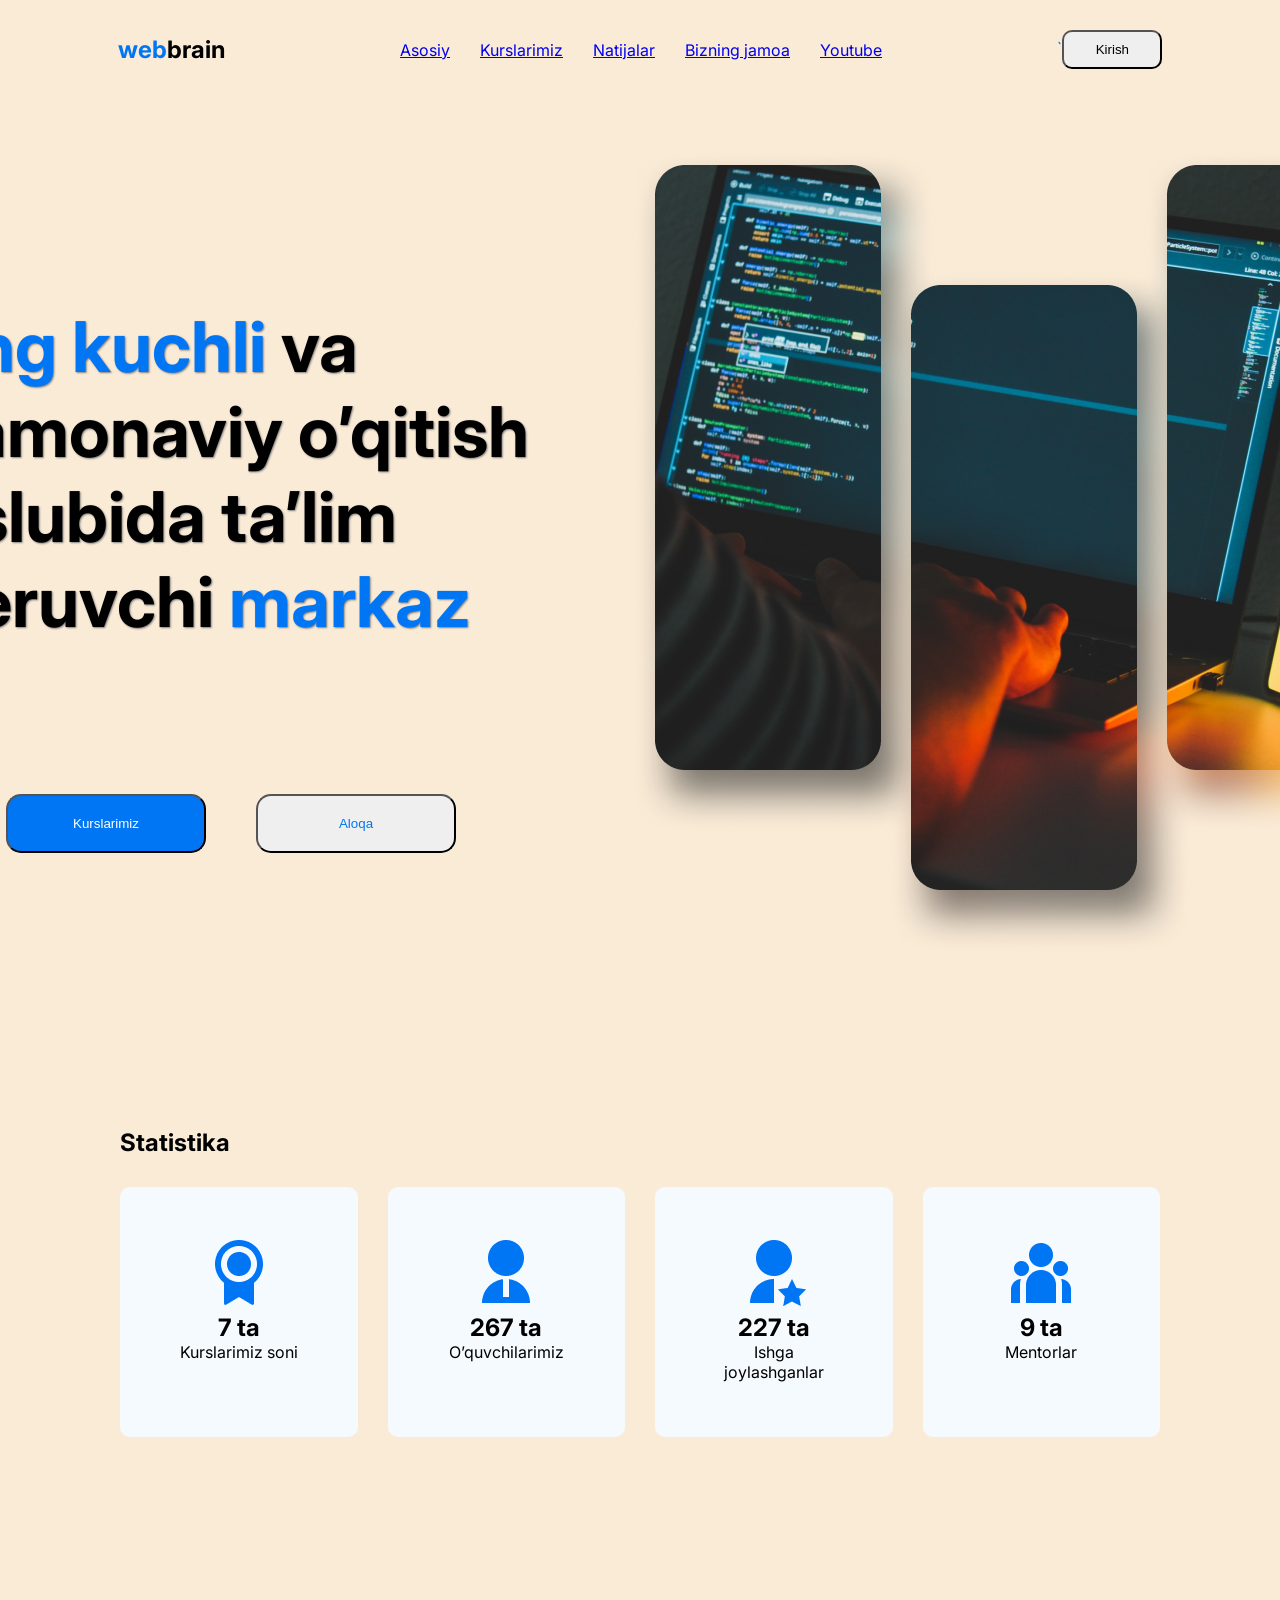
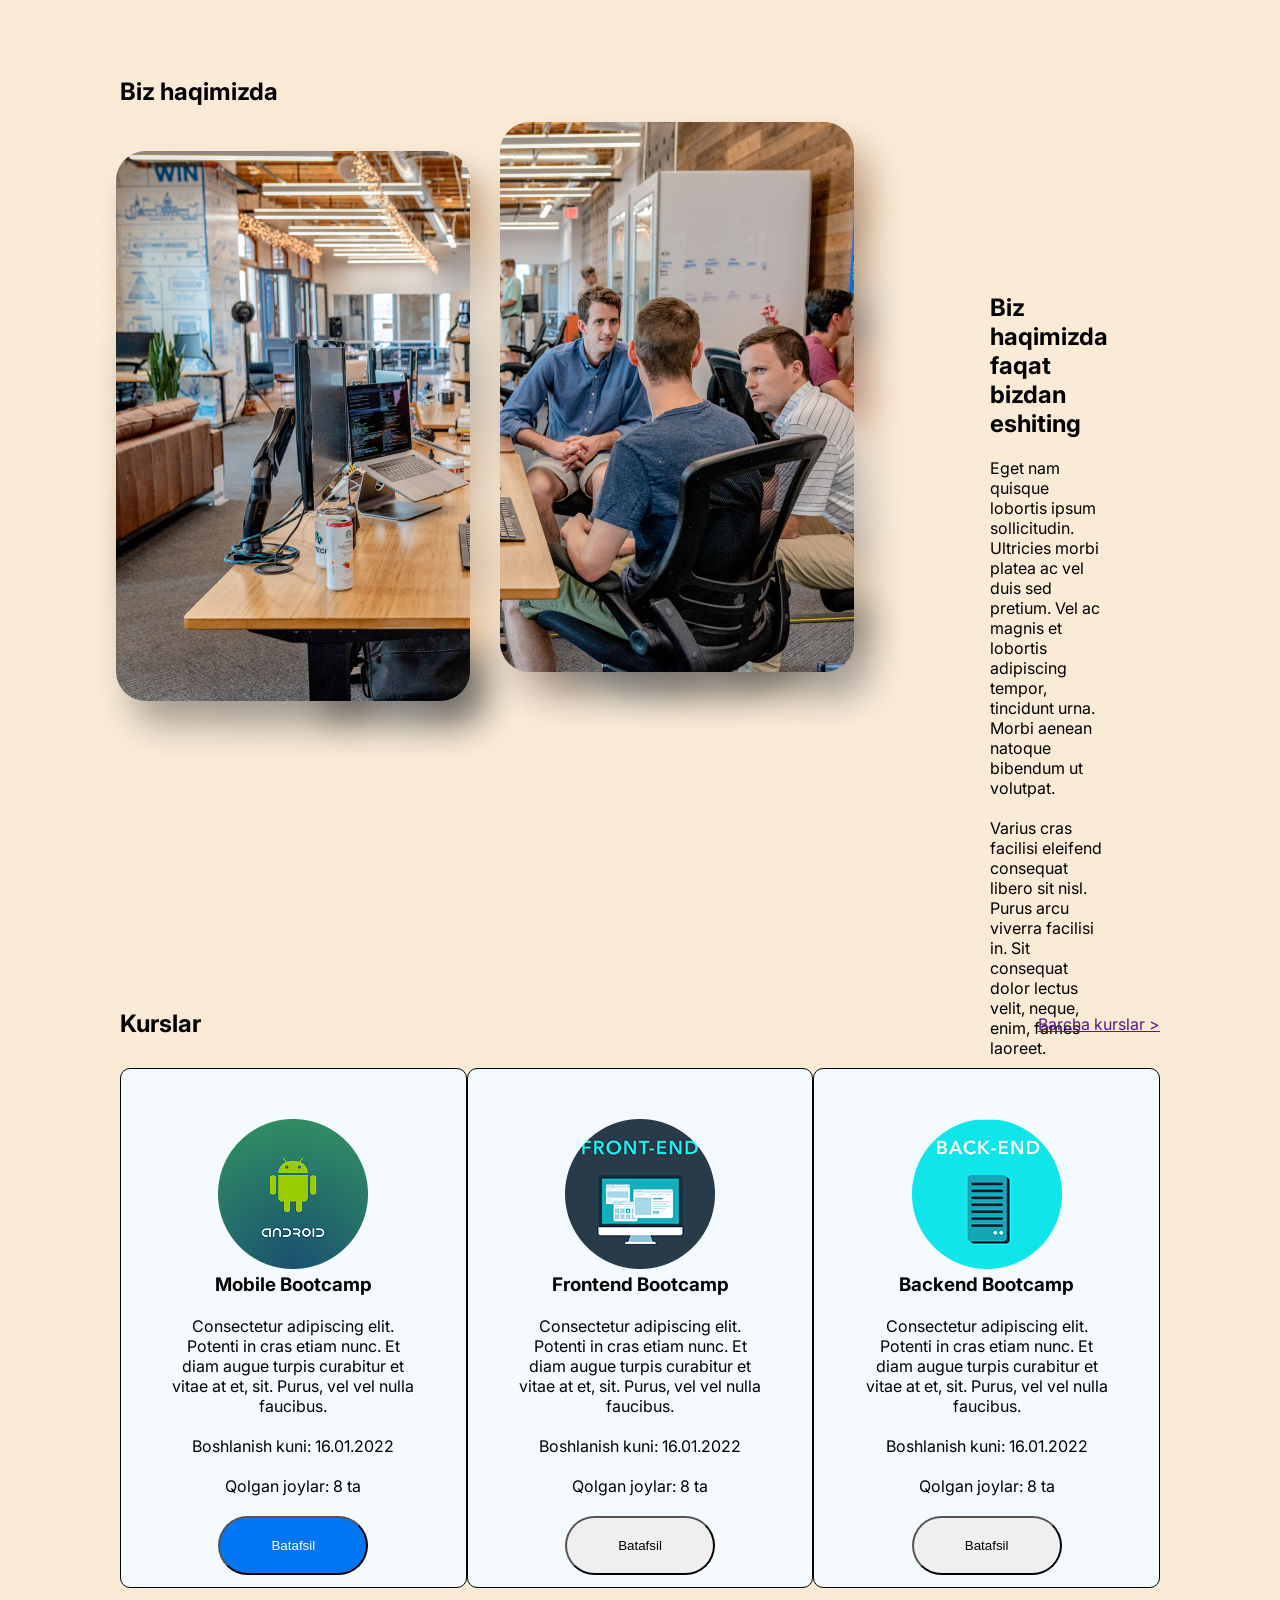
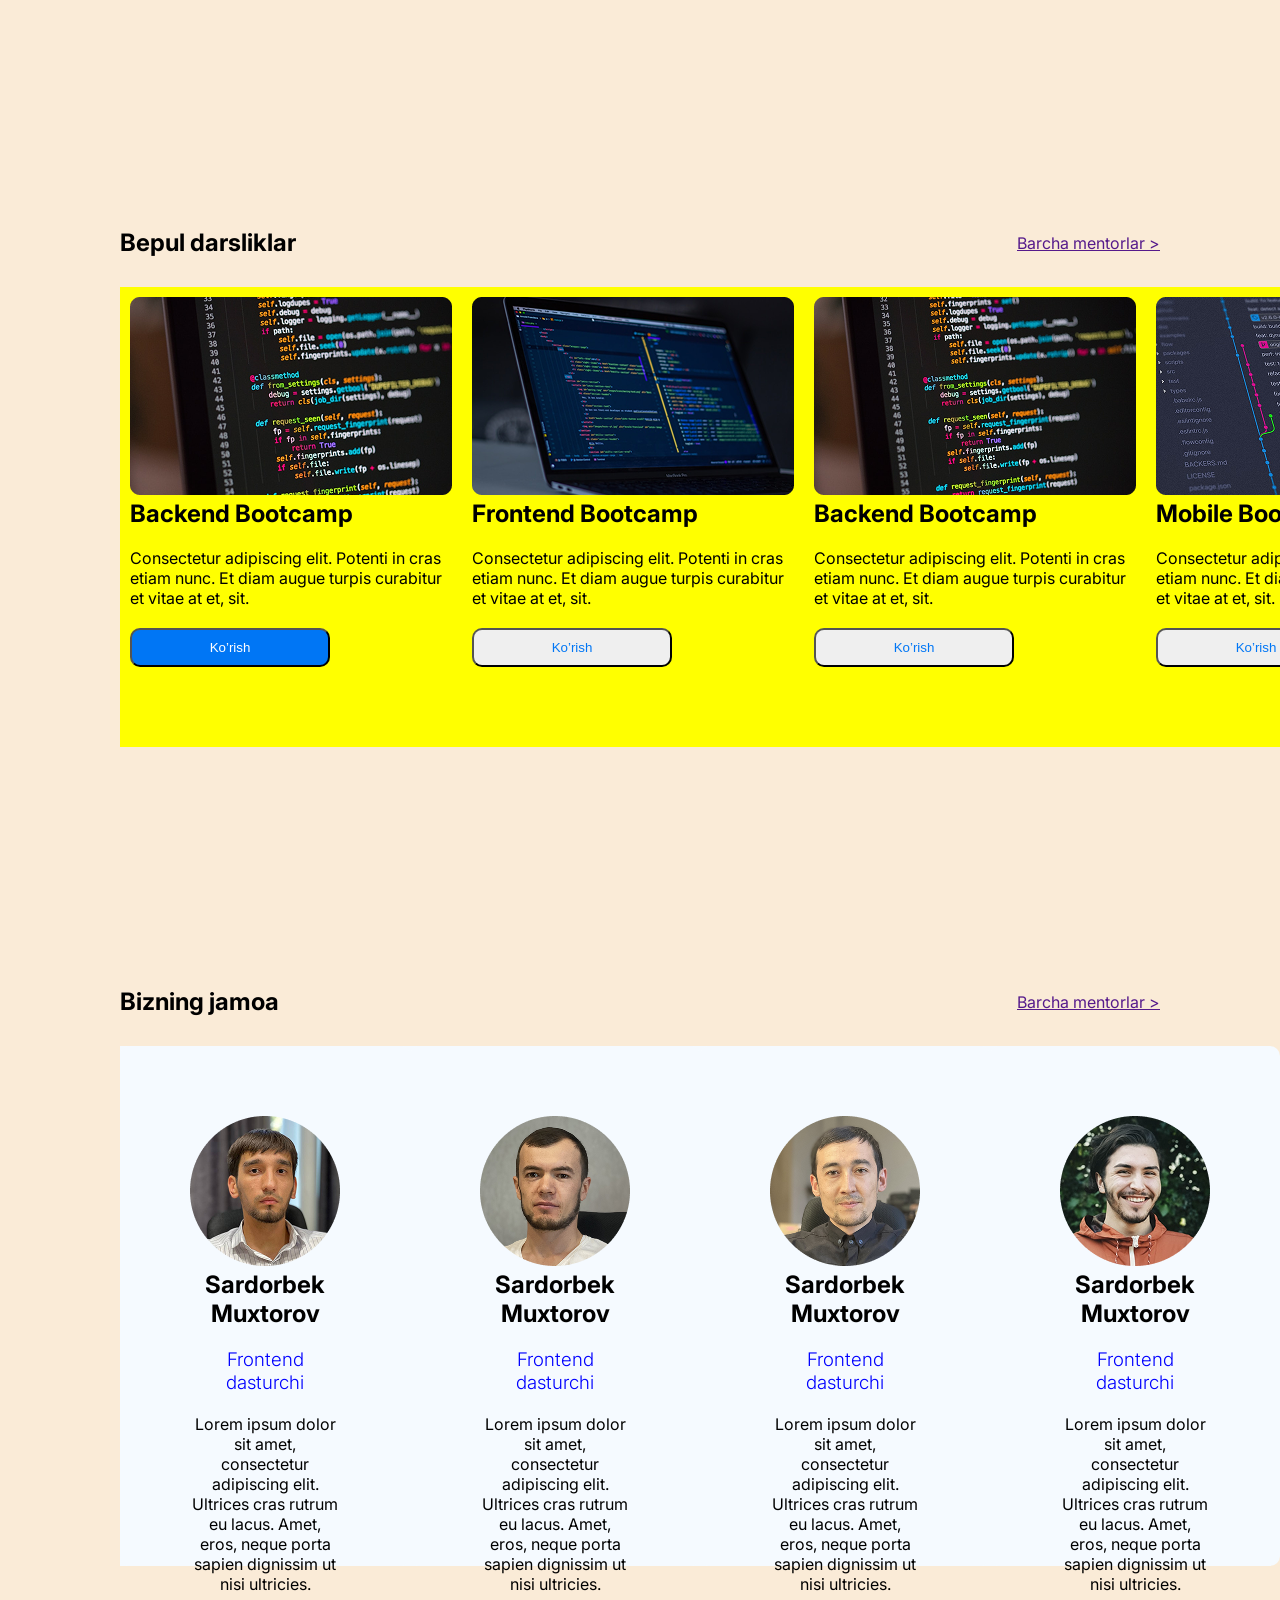
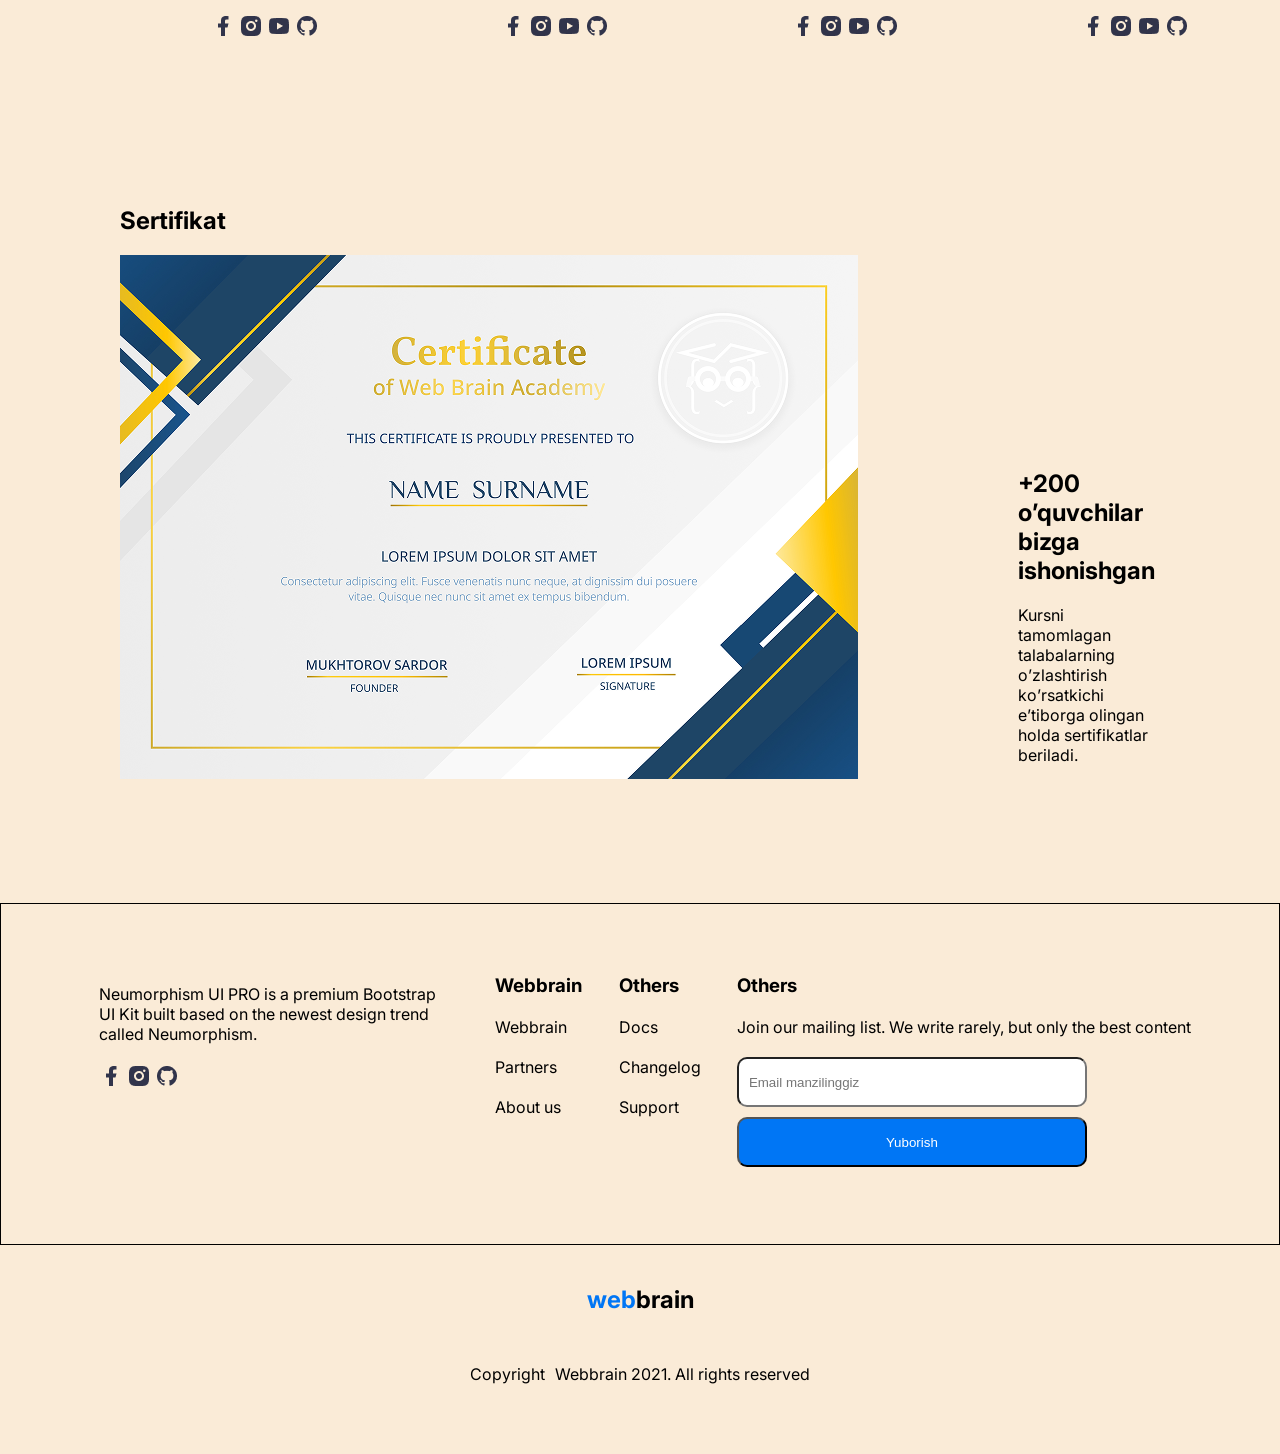
<file: index/index.html>
<!DOCTYPE html>
<html lang="en">
<head>
    <meta charset="UTF-8">
    <meta name="viewport" content="width=device-width, initial-scale=1.0">
    <title>Document</title>
    <link rel="stylesheet" href="./style.css">
</head>
<body>
    <div class="container">
      <header>
        <nav>
         <h2> <span>web</span>brain</h2>
         <div class="contyainer_nav">
            <a href="#">Asosiy</a>
            <a href="#">Kurslarimiz</a>
            <a href="#">Natijalar</a>
            <a href="#">Bizning jamoa</a>
            <a href="#">Youtube</a>
         </div>
        <span>`<button class="nav_button">Kirish</button></span>
        </nav>
     </header>
     <main>
        <div class="main_hero">
            <div class="main_hero_left">
                    <h1><span>Eng kuchli </span>  va zamonaviy o’qitish
                     uslubida ta’lim beruvchi <span>markaz</span> </h1>
                     <div class="main_hero_left_buttons">
                        <button class="button_sign">Kurslarimiz</button>
                        <button class="button_call">Aloqa</button>
                     </div>
                    
            </div>
            <div class="main_hero_right">
                <img src="../images/phones.png" alt="">
            </div>
        </div>
     </main>
     <section class="Statistika">
        <h2>Statistika</h2>
        <div class="Statistika_cards">
            <div class="card1">
                <img src="../icon/icon1.png" alt="">
                <h2>7 ta</h2>
                <p>Kurslarimiz soni</p>
            </div>
            <div class="card1">
                <img src="../icon/icon2.png" alt="">
                <h2>267 ta</h2>
                <p>O’quvchilarimiz</p>
            </div>
            <div class="card1">
                <img src="../icon/icon3.png" alt="">
                <h2>227 ta</h2>
                <p>Ishga joylashganlar</p>
            </div>
            <div class="card1">
                <img src="../icon/icon4.png" alt="">
                <h2>9 ta</h2>
                <p>Mentorlar</p>
            </div>
        </div>
     </section>
     <section class="about">
         <h2>Biz haqimizda</h2>
        <div class="about_div">
           
            <div class="about_div_img">
                <img src="../images/ofice.png" alt="">
            </div>
            <div class="about_div_text">
                <h2>Biz haqimizda faqat bizdan eshiting </h2><br>
                <p>Eget nam quisque lobortis ipsum sollicitudin. Ultricies morbi platea ac vel duis sed pretium. Vel ac magnis et lobortis adipiscing tempor, tincidunt urna. Morbi aenean natoque bibendum ut volutpat.</p><br>
                <p>Varius cras facilisi eleifend consequat libero sit nisl. Purus arcu viverra facilisi in. Sit consequat dolor lectus velit, neque, enim, fames laoreet.</p>
            </div>
        </div>
     </section>
     <section class="course">
        <div class="course_nav">
            <h2>Kurslar</h2>
            <a href="">Barcha kurslar ></a>
        </div>
        <div class="course_cards">
            <div class="course_cards_1">
                <img src="../icon/course1.png" alt=""><br>
                <h3>Mobile Bootcamp</h3><br>
                <p>Consectetur adipiscing elit. Potenti in cras etiam nunc. Et diam augue turpis curabitur et vitae at et, sit. Purus, vel vel nulla faucibus.</p><br>
                <p>Boshlanish kuni: 16.01.2022</p><br>
                <p>Qolgan joylar: 8 ta</p><br>
                <button class="course_button first">Batafsil</button>
            </div>
            <div class="course_cards_1">
                <img src="../icon/course2.png" alt=""><br>
                <h3>Frontend Bootcamp</h3><br>
                <p>Consectetur adipiscing elit. Potenti in cras etiam nunc. Et diam augue turpis curabitur et vitae at et, sit. Purus, vel vel nulla faucibus.</p><br>
                <p>Boshlanish kuni: 16.01.2022</p><br>
                <p>Qolgan joylar: 8 ta</p><br>
                <button class="course_button ">Batafsil</button>
            </div>
            <div class="course_cards_1">
                <img src="../icon/course3.png" alt=""><br>
                <h3>Backend Bootcamp</h3><br>
                <p>Consectetur adipiscing elit. Potenti in cras etiam nunc. Et diam augue turpis curabitur et vitae at et, sit. Purus, vel vel nulla faucibus.</p><br>
                <p>Boshlanish kuni: 16.01.2022</p><br>
                <p>Qolgan joylar: 8 ta</p><br>
                <button class="course_button">Batafsil</button>
            </div>
        </div>
     </section>
     <section class="free">
        <div class="free_nav">
              <h2>Bepul darsliklar</h2>
              <a href="">Barcha mentorlar ></a>
        </div>
        <div class="free_card_divs">
            <div class="free_card">
            <img src="../images/free1.png" alt=""><br>
            <h2>Backend Bootcamp</h2><br>
            <p>Consectetur adipiscing elit. Potenti in cras etiam nunc. Et diam augue turpis curabitur et vitae at et, sit.</p><br>
            <button class="free_button freebutton">Ko’rish</button>
        </div>
        <div class="free_card">
            <img src="../images/free2.png" alt=""><br>
            <h2>Frontend Bootcamp</h2><br>
            <p>Consectetur adipiscing elit. Potenti in cras etiam nunc. Et diam augue turpis curabitur et vitae at et, sit.</p><br>
            <button class="free_button">Ko’rish</button>
        </div>
        <div class="free_card">
            <img src="../images/free3.png" alt=""><br>
            <h2>Backend Bootcamp</h2><br>
            <p>Consectetur adipiscing elit. Potenti in cras etiam nunc. Et diam augue turpis curabitur et vitae at et, sit.</p><br>
            <button class="free_button">Ko’rish</button>
        </div>
        <div class="free_card">
            <img src="../images/free4.png" alt=""><br>
            <h2>Mobile Bootcamp </h2><br>
            <p>Consectetur adipiscing elit. Potenti in cras etiam nunc. Et diam augue turpis curabitur et vitae at et, sit.</p><br>
            <button class="free_button">Ko’rish</button>
        </div>
        </div>
        
     </section>
     <section class="team">
        <div class="our_team">
            <div class="our_team_nav">
                <h2>Bizning jamoa</h2>
                <a href="">Barcha mentorlar ></a>
            </div>
        </div>
        <div class="our_team_card_hol">
            <div class="our_team_card">
               <img src="../images/foto1.png" alt=""><br>
               <h2>Sardorbek Muxtorov</h2><br>
               <h3>Frontend dasturchi</h3><br>
               <p>Lorem ipsum dolor sit amet, consectetur adipiscing elit. Ultrices cras rutrum eu lacus. Amet, eros, neque porta sapien dignissim ut nisi   ultricies.</p><br>
            
              <div class="icons">
                <img src="../icon/facebook.png" alt="">
                <img src="../icon/instagram.png" alt="">
                <img src="../icon/youtube.png" alt="">
                <img src="../icon/github.png" alt="">
              </div>
            </div>
            <div class="our_team_card">
                <img src="../images/foto2.png" alt=""><br>
                <h2>Sardorbek Muxtorov</h2><br>
                <h3>Frontend dasturchi</h3><br>
                <p>Lorem ipsum dolor sit amet, consectetur adipiscing elit. Ultrices cras rutrum eu lacus. Amet, eros, neque porta sapien dignissim ut nisi ultricies.</p><br>
                <div class="icons">
                   <img src="../icon/facebook.png" alt="">
                   <img src="../icon/instagram.png" alt="">
                   <img src="../icon/youtube.png" alt="">
                   <img src="../icon/github.png" alt="">
                </div>
            </div>
            <div class="our_team_card">
                <img src="../images/foto3.png" alt=""><br>
                <h2>Sardorbek Muxtorov</h2><br>
                <h3>Frontend dasturchi</h3><br>
                <p>Lorem ipsum dolor sit amet, consectetur adipiscing elit. Ultrices cras rutrum eu lacus. Amet, eros, neque porta sapien dignissim ut nisi ultricies.</p><br>
                <div class="icons">
                   <img src="../icon/facebook.png" alt="">
                   <img src="../icon/instagram.png" alt="">
                   <img src="../icon/youtube.png" alt="">
                   <img src="../icon/github.png" alt="">
                </div>
            </div>
            <div class="our_team_card">
                <img src="../images/foto4.png" alt=""><br>
                <h2>Sardorbek Muxtorov</h2><br>
                <h3>Frontend dasturchi</h3><br>
                <p>Lorem ipsum dolor sit amet, consectetur adipiscing elit. Ultrices cras rutrum eu lacus. Amet, eros, neque porta sapien dignissim ut nisi ultricies.</p><br>
                <div class="icons">
                   <img src="../icon/facebook.png" alt="">
                   <img src="../icon/instagram.png" alt="">
                   <img src="../icon/youtube.png" alt="">
                   <img src="../icon/github.png" alt="">
                </div>
             </div>
        </div>
        
     </section>
     <section class="Certificate">
        <h2>Sertifikat</h2>
        <div class="Certificate_divs">
            <div class="Certificate_left">
                <img src="../images/sertifikat.png" alt="">
            </div>
            <div class="Certificate_right">
                <h2>+200 o’quvchilar bizga ishonishgan</h2><br>
                <p>Kursni tamomlagan talabalarning o’zlashtirish ko’rsatkichi e’tiborga olingan holda sertifikatlar beriladi.</p>
            </div>
        </div>
     </section>
     <section class="Webbrain">
        <div class="Webbrain_div">
            <div class="PRO">
                <p>Neumorphism UI PRO is a premium Bootstrap UI Kit built based on the newest design trend called Neumorphism.</p><br>
                <div class="PRO_icons">
                    <img src="../icon/facebook.png" alt="">
                    <img src="../icon/instagram.png" alt="">
                    <img src="../icon/github.png" alt="">
                </div>
            </div>
            <div class="Webbrain2">
                <h3>Webbrain</h3><br>
                <p>Webbrain</p><br>
                <p>Partners</p><br>
                <p>About us</p>
            </div>
            <div class="Others">
                <h3>Others</h3><br>
                <p>Docs</p><br>
                <p>Changelog</p><br>
                <p>Support</p>
            </div>
            <div class="join">
                <h3>Others</h3><br>
                <p>Join our mailing list. We write rarely, but only the best content</p><br>
                <label for="">
                    <input type="text" name="" placeholder="Email manzilinggiz" id="">
                </label><br>
                <button class="join_button">Yuborish</button>
            </div>
        </div>
     </section>
     <footer>
        <div class="footer_webbrain">
            <h2><span>web</span>brain</h2><br>
            <div class="Copyright">
                <p>Copyright </p>
                <p>Webbrain 2021. All rights reserved</p>
            </div>
            
        </div>
     </footer>
    </div>
   

</body>
</html>
</file>
<file: index/style.css>
@import url(https://fonts.googleapis.com/css2?family=Inter:wght@100;200;300;400;500;600;800;900&display=swap);
* {
    margin: 0;
    padding: 0;
    box-sizing: border-box;
    
    body {
      font-family: 'Inter', sans-serif;
    };
}
.container {
    max-width: 100%;
    background-color:antiquewhite;
    
}
nav{
    display: flex;
    justify-content: space-around;
    align-items: center;
    padding: 30px;
}
.contyainer_nav {
    display: flex;
    gap: 30px;
}
span {
    color: #0076F5;
}
.nav_button {
    padding: 10px;
    border-radius: 10px;
    width: 100px;

}
.main_hero{
    display: flex;
    justify-content: center;
    align-items: center;
    padding: 50px;
}
h1{
    width: 800px;
    font-size: 70px;
    font-weight: Fira Code;
    padding: 100px;
    text-shadow: 1px 1px 2px gray;
}
.main_hero_left_buttons > button{
    
    padding: 20px;
    border-radius: 15px;
}
.button_sign{
    background-color: #0076F5;
    color: white;
    width: 200px;
}
.button_call {
    color: #0076F5;
    width: 200px;
}
.main_hero_left_buttons{
    display: flex;
    justify-content: center;
    align-items: center;
    gap: 50px;
    padding: 50px;
}
.Statistika_cards {
    display: flex;
    justify-content: center;
    align-items: center;
    gap: 30px;
   
}
.Statistika > h2 {
    margin-bottom: 30px;
    
}
.card1,.card2,.card3,.card4{
    text-align: center;
    padding: 50px;
    background-color: #F5FAFF;
    width: 350px;
    height: 250px;
    border-radius:10px;
}
.about_div {
    display: flex;
    justify-content: center;
    align-items: center;
}
.about_div_text {
    
    padding: 80px;
    width: 480;
    height: 250px;
    margin-bottom: 200px;

}
.course_nav, .free_nav,.our_team_nav {
  
    display: flex;
    justify-content: space-between;
    align-items: center;
    margin-bottom: 30px;
}
.course_cards_1 {
    
    text-align: center;
    padding: 50px;
    background-color: #F5FAFF;
    width: 480px;
    height: 520px;
    border-radius:10px;
    border: 1px solid black;
}
.course_button {
    padding: 20px;
    width: 150px;
    border-radius:30px;
}
.course_cards {
    display: flex;
    justify-content: space-around;
    align-items: center;
}
.first {
    background-color: #0076F5;
    color:white;
}
.free_card {
    width: 350px;
    height: 460px;
    background-color: yellow;
    padding: 10px;
}

.free_button {
    width: 200px;
     padding: 10px;
     border-radius:10px;
     color:#0076F5;
     
}
.freebutton {
     background-color: #0076F5;
     color:white;
}
.free_card_divs {
    display: flex;
    justify-content: space-around;
    align-items: center;

}
.our_team_card {
    text-align: center;
    padding: 70px;
    background-color: #F5FAFF;
    width: 400px;
    height: 520px;
    border-radius:10px;
    
}
.our_team_card:hover {
    box-shadow: rgba(0, 0, 0, 0.24) 0px 3px 8px;
}

.our_team_card > h3 {
    color:Blue;
    font-weight: 300;
    /* font-family: Inter sans-serif; */
}
.our_team_card_hol {
    display: flex;
    justify-content: space-around;
    align-items: center;
    background-color: #F5FAFF;

}
.Certificate_divs {
    display: flex;
    /* justify-content: center; */
    align-items: center;
    /* padding: 50px; */
    gap: 160px;
}
.Certificate_right {
   
    width: 480px;
    height: 100px;
    
}
.PRO_icons >img {
    color:#2990FF;

}
.PRO {
    padding: 10px;
    
    width: 370px;
    height: 200px;
}
.Webbrain_div {
    display: flex;
    justify-content: space-around;
    
    padding: 20px;
}
.Webbrain {
    padding: 50px;
    border:1px solid black;
}

input,.join_button{
    padding: 10px;
    width: 350px;
    height: 50px;
     border-radius:10px;
}
button:hover {
    background-color: #007BFF;
    color: white;
    border-color: #0056b3;
    cursor: pointer;
  }

input {
    color:#0076F5;
}
.join_button {
    background-color: #0076F5;
    color:white;
    margin-top: 10px;
}
.Certificate,.about,.Statistika,.course,.team,.free  {
    padding: 120px;
    
}
.Certificate  >h2 {
    margin-bottom: 20px;
}

.footer_webbrain {
    text-align: center;
}
.Copyright {
    display: flex;
    justify-content: center;
    align-items: center;
    gap: 10px;
    padding: 30px;
}
footer {
    padding: 40px;
}
</file>
